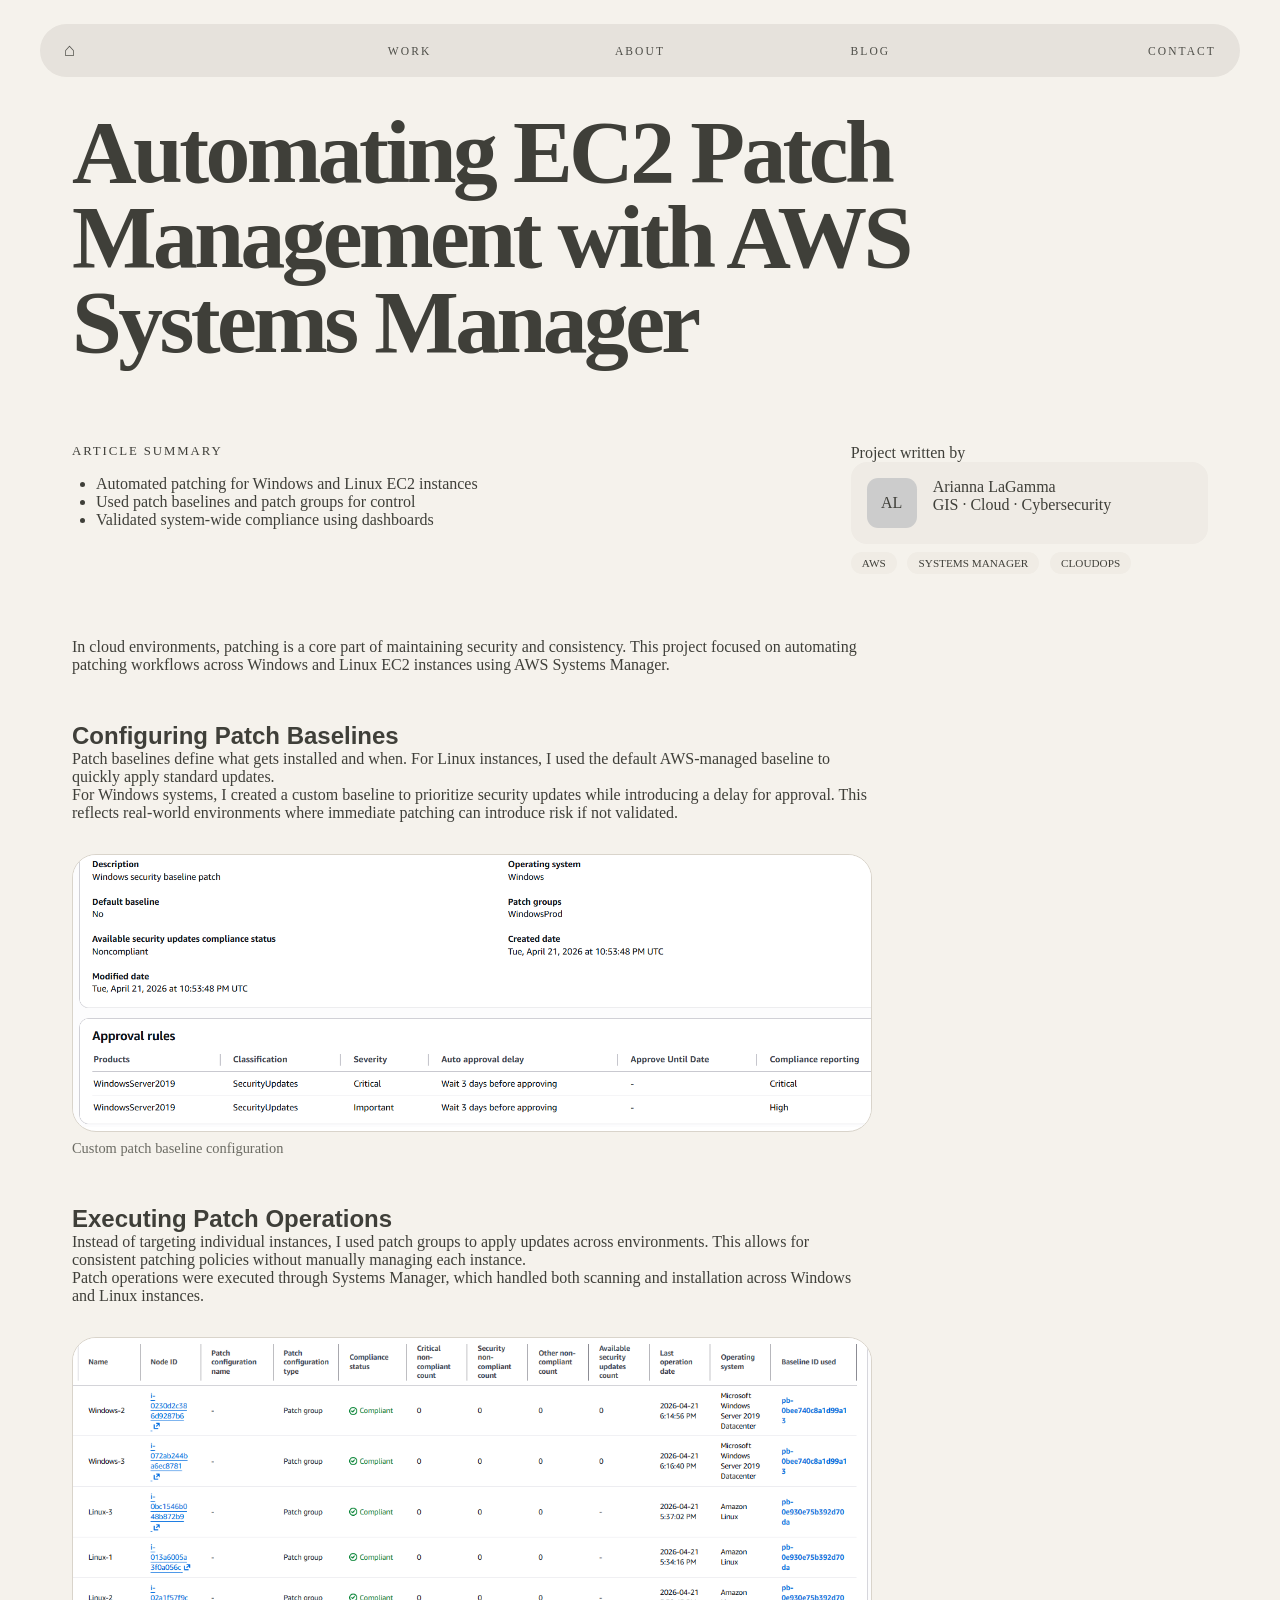
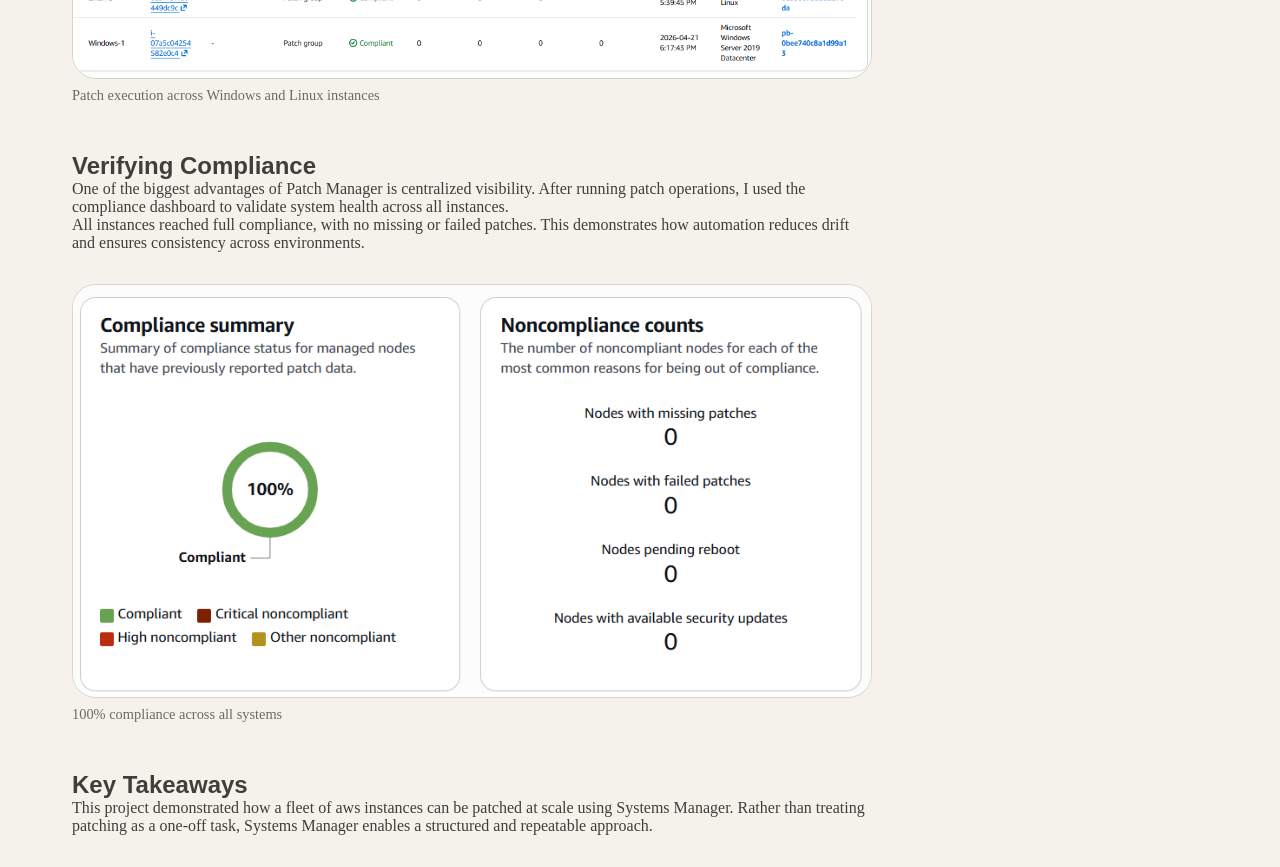
<file: portfolio/patch-management.html>
<!DOCTYPE html>
<html lang="en">
<head>
  <meta charset="UTF-8" />
  <meta name="viewport" content="width=device-width, initial-scale=1.0" />
  <title>Automating EC2 Patch Management</title>

  <link rel="stylesheet" href="../blog.css" />
</head>
  

<body>
   <!-- NAV -->
  <header class="site-header" id="top">
    <div class="nav-pill">
      <nav class="main-nav">
        <a href="../index.html" class="home-link">⌂</a>
        <a href="../index.html#projects">Work</a>
        <a href="../index.html#about">About</a>
        <a href="../index.html#blog">Blog</a>
        <a href="../index.html#socials" class="contact-link">Contact</a>
      </nav>
    </div>
  </header>
  
  <main class="page">

    <!-- HERO -->
    <section class="hero">
      <h1 class="hero-title">
        Automating EC2 Patch Management with AWS Systems Manager
      </h1>

      <div class="hero-meta-grid">
        <div>
          <div class="summary-label">Article summary</div>
          <ul class="summary-list">
            <li>Automated patching for Windows and Linux EC2 instances</li>
            <li>Used patch baselines and patch groups for control</li>
            <li>Validated system-wide compliance using dashboards</li>
          </ul>
        </div>

        <aside class="author-block">
          <p class="author-label">Project written by</p>

          <div class="author-card">
            <div class="author-avatar">AL</div>
            <div>
              <p class="author-name">Arianna LaGamma</p>
              <p class="author-role">GIS · Cloud · Cybersecurity</p>
            </div>
          </div>

          <div class="author-tags">
            <span>AWS</span>
            <span>Systems Manager</span>
            <span>CloudOps</span>
          </div>
        </aside>
      </div>
    </section>

    <!-- CONTENT -->
    <article class="content">

      <section class="intro">
        <p>
          In cloud environments, patching is a core part of maintaining security and consistency. This project focused on automating patching workflows across Windows and Linux EC2 instances using AWS Systems Manager.
        </p>
      </section>

      <section>
        <h2>Configuring Patch Baselines</h2>
        <p>
        Patch baselines define what gets installed and when. For Linux instances, I used the default AWS-managed baseline to quickly apply standard updates.
        </p>
        
        <p>
        For Windows systems, I created a custom baseline to prioritize security updates while introducing a delay for approval. This reflects real-world environments where immediate patching can introduce risk if not validated.
        </p>

        <figure class="figure">
          <div class="figure-frame">
            <img src="../images/patch-baseline.png" alt="">
          </div>
          <figcaption class="caption">
            Custom patch baseline configuration
          </figcaption>
        </figure>
      </section>

      <section>
        <h2>Executing Patch Operations</h2>
        <p>
        Instead of targeting individual instances, I used patch groups to apply updates across environments. This allows for consistent patching policies without manually managing each instance.
        </p>
        
        <p>
        Patch operations were executed through Systems Manager, which handled both scanning and installation across Windows and Linux instances.
        </p>
        <figure class="figure">
          <div class="figure-frame">
            <img src="../images/node-patching-details.png" alt="">
          </div>
          <figcaption class="caption">
            Patch execution across Windows and Linux instances
          </figcaption>
        </figure>
      </section>

      <section>
        <h2>Verifying Compliance</h2>
        <p>
        One of the biggest advantages of Patch Manager is centralized visibility. After running patch operations, I used the compliance dashboard to validate system health across all instances.
        </p>
        
        <p>
        All instances reached full compliance, with no missing or failed patches. This demonstrates how automation reduces drift and ensures consistency across environments.
        </p>

        <figure class="figure">
          <div class="figure-frame">
            <img src="../images/aws-dashboard.png" alt="">
          </div>
          <figcaption class="caption">
            100% compliance across all systems
          </figcaption>
        </figure>
      </section>

      <section>
        <h2>Key Takeaways</h2>
        <p>
        This project demonstrated how a fleet of aws instances can be patched at scale using Systems Manager. 
          Rather than treating patching as a one-off task, Systems Manager enables a structured and repeatable approach.
        </p>

      </section>

    </article>
  </main>
</body>
</html>
</file>
<file: blog.css>
:root {
  --bg: #f5f2ec;
  --panel: #efeae2;
  --border: #d9d4cb;
  --text: #3f3f39;
  --muted: #6b6b63;
  --heading: #40433f;
}

* {
  box-sizing: border-box;
  margin: 0;
  padding: 0;
}

html {
  scroll-behavior: smooth;
}

body {
  margin: 0;
  background: var(--bg);
  color: #3f3f3a;
  font-family: Georgia, "Times New Roman", serif;
}

a {
  color: inherit;
  text-decoration: none;
}

.site-header {
  padding: 1.5rem 1.5rem 0;
}

.nav-pill {
  max-width: 1200px;
  margin: 0 auto;
  background: #e6e2dc;
  border-radius: 999px;
  padding: 1rem 1.5rem;
}

.main-nav {
  display: grid;
  grid-template-columns: 1fr 1fr 1fr 1fr 1fr;
  align-items: center;
  text-align: center;
  text-transform: uppercase;
  letter-spacing: 0.18em;
  font-size: 0.72rem;
  color: #4f4f49;
}

.home-link {
  justify-self: start;
  font-size: 1.15rem;
}

.contact-link {
  justify-self: end;
}

.main-nav a:hover {
  opacity: 0.7;
}

body {
  margin: 0;
  background: var(--bg);
  color: var(--text);
  font-family: Georgia, serif;
}

.page {
  max-width: 1200px;
  margin: auto;
  padding: 2rem;
}

/* HERO */

.hero-title {
  font-size: clamp(3rem, 7vw, 6rem);
  line-height: 0.95;
  letter-spacing: -0.04em;
}

.hero-meta-grid {
  display: grid;
  grid-template-columns: 2fr 1fr;
  gap: 4rem;
  margin-top: 5rem;
}

.summary-label {
  text-transform: uppercase;
  font-size: 0.8rem;
  letter-spacing: 0.15em;
}

.summary-list {
  padding-left: 1.5rem;
  margin-top: 1rem;
}

.author-card {
  display: flex;
  gap: 1rem;
  padding: 1rem;
  border-radius: 1rem;
  background: #efebe5;
}

.author-avatar {
  width: 50px;
  height: 50px;
  border-radius: 0.7rem;
  background: #ccc;
  display: flex;
  align-items: center;
  justify-content: center;
}

.author-tags span {
  display: inline-block;
  margin-top: 0.5rem;
  margin-right: 0.4rem;
  padding: 0.3rem 0.7rem;
  border-radius: 999px;
  background: #f0ece5;
  font-size: 0.7rem;
  text-transform: uppercase;
}

/* CONTENT */

.content {
  max-width: 800px;
  margin-top: 4rem;
}

.content h2 {
  font-family: Arial, sans-serif;
  margin-top: 3rem;
}

.figure {
  margin: 2rem 0;
}

.figure-frame {
  border-radius: 1.5rem;
  overflow: hidden;
  border: 1px solid var(--border);
  background: #fff;
}

.figure-frame img {
  width: 100%;
}

.caption {
  margin-top: 0.5rem;
  color: var(--muted);
  font-size: 0.9rem;
}
</file>
